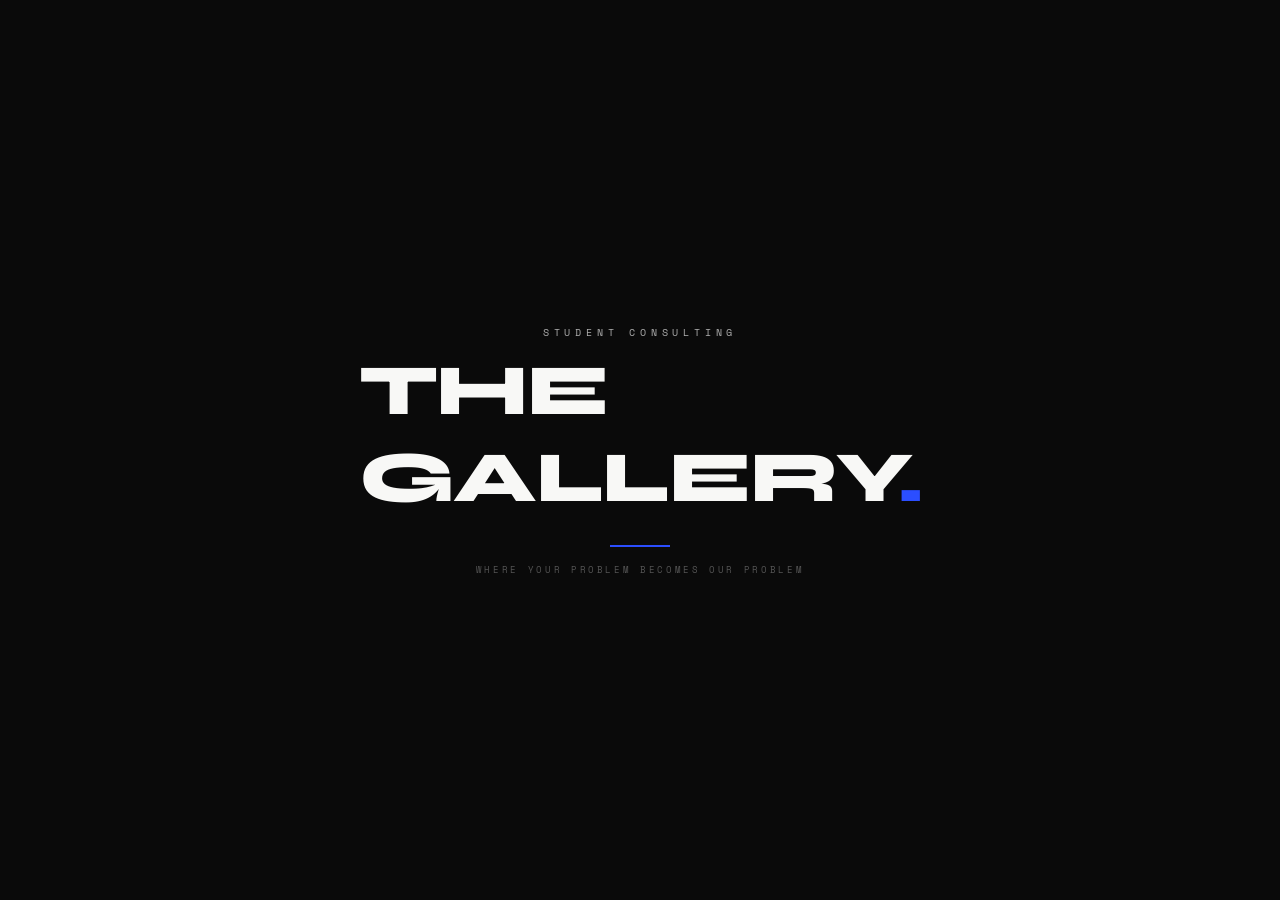
<file: index.html>
<!DOCTYPE html>
<html lang="en">
<head>
<meta charset="UTF-8">
<meta name="viewport" content="width=device-width, initial-scale=1.0">
<title>Eagle Consulting Group</title>
<link href="https://fonts.googleapis.com/css2?family=Space+Mono:ital,wght@0,400;0,700;1,400&family=Syne:wght@400;500;600;700;800&family=Inter:wght@300;400;500&display=swap" rel="stylesheet">
<link rel="stylesheet" href="styles.css">
<link rel="icon" href="favicon.svg" type="image/svg+xml">
</head>
<body class="is-museum">

<!-- Loader -->
<div class="loader" id="loader">
  <p class="l-tag">Student Consulting</p>
  <h1>The<br>Gallery<span>.</span></h1>
  <div class="l-line"></div>
  <p class="l-motto">Where your problem becomes our problem</p>
</div>

<!-- Fixed layers -->
<div class="dot-overlay"></div>
<div class="ceiling"></div>
<div class="floor"></div>
<div class="progress" id="progressBar"></div>

<div class="nav-fixed" id="navFixed">
  <div class="nav-logo">
    <svg class="nav-icon" viewBox="0 0 64 64" xmlns="http://www.w3.org/2000/svg" aria-hidden="true">
      <rect width="64" height="64" fill="#0a0a0a"/>
      <rect x="12" y="16" width="38" height="6" fill="#f8f8f6"/>
      <rect x="12" y="29" width="24" height="6" fill="#2b4eff"/>
      <rect x="12" y="42" width="38" height="6" fill="#f8f8f6"/>
    </svg>
    ECG Gallery<span>.</span>
  </div>
</div>

<div class="nav-dots" id="navDots">
  <div class="nav-dot active" data-target="entrance"></div>
  <div class="nav-dot" data-target="s-about"></div>
  <div class="nav-dot" data-target="s-work"></div>
  <div class="nav-dot" data-target="s-team"></div>
  <div class="nav-dot" data-target="s-contact"></div>
</div>

<!-- Page transition overlay -->
<div class="page-transition" id="pageTransition"></div>

<!-- Museum -->
<div class="museum" id="museum">
  <div class="room">

    <!-- Entrance -->
    <div class="entrance" id="entrance">
      <div class="e-content">
        <p class="e-tag">Est. 2026 — Consulting</p>
        <h1>Eagle<br>Consulting<br>Group<span class="dot">.</span></h1>
        <p class="e-motto">"Where your problem becomes our problem"</p>
      </div>
      <div class="scroll-cue">
        <span>Scroll to explore</span>
        <div class="arrow"></div>
      </div>
    </div>

    <div class="gap gap--l"></div>

    <!-- About -->
    <div class="p-section" id="s-about">
      <div class="painting painting--about" onclick="navigateTo('about.html', event)">
        <div class="p-track"></div><div class="p-glow"></div>
        <span class="p-number">01</span>
        <div class="p-frame">
          <div class="p-canvas">
            <div class="art-dots"></div>
            <div class="art-line"></div>
          </div>
        </div>
        <div class="p-label"><h3>About Us</h3><p>Our story & mission</p></div>
      </div>
    </div>

    <div class="gap gap--m"></div>

    <!-- Work -->
    <div class="p-section" id="s-work">
      <div class="painting painting--work" onclick="navigateTo('work.html', event)">
        <div class="p-track"></div><div class="p-glow"></div>
        <span class="p-number">02</span>
        <div class="p-frame">
          <div class="p-canvas">
            <div class="art-grid"></div>
            <div class="art-block"></div>
            <span class="art-text">Approach</span>
          </div>
        </div>
        <div class="p-label"><h3>Our Approach</h3><p>Our process & concepts</p></div>
      </div>
    </div>

    <div class="gap gap--l"></div>

    <!-- Team -->
    <div class="p-section" id="s-team">
      <div class="painting painting--team" onclick="navigateTo('team.html', event)">
        <div class="p-track"></div><div class="p-glow"></div>
        <span class="p-number">03</span>
        <div class="p-frame">
          <div class="p-canvas">
            <div class="art-circle"></div>
            <span class="art-label">US</span>
            <div class="art-dot-sm"></div>
          </div>
        </div>
        <div class="p-label"><h3>Our Team</h3><p>The minds behind it all</p></div>
      </div>
    </div>

    <div class="gap gap--m"></div>

    <!-- Contact -->
    <div class="p-section" id="s-contact">
      <div class="painting painting--contact" onclick="navigateTo('contact.html', event)">
        <div class="p-track"></div><div class="p-glow"></div>
        <span class="p-number">04</span>
        <div class="p-frame">
          <div class="p-canvas">
            <div class="art-cross"></div>
            <div class="art-dot-red"></div>
            <div class="art-corner"></div>
            <span class="art-contact-text">Contact<br>Us</span>
          </div>
        </div>
        <div class="p-label"><h3>Contact</h3><p>Begin a conversation</p></div>
      </div>
    </div>

    <div class="gap gap--l"></div>

    <div class="end-section">
      <p class="end-tag">End of Exhibition</p>
    </div>

  </div>
</div>

<script>
  const museum  = document.getElementById('museum');
  const progress = document.getElementById('progressBar');
  const dots    = document.querySelectorAll('.nav-dot');
  const sections = ['entrance', 's-about', 's-work', 's-team', 's-contact'];

  // Loader — only show on first visit per session
  const loader  = document.getElementById('loader');
  const navEl   = document.getElementById('navFixed');
  const navDots = document.getElementById('navDots');

  if (sessionStorage.getItem('loaderShown')) {
    // Skip loader; show nav immediately
    loader.classList.add('hidden');
    navEl.style.opacity   = '1';
    navDots.style.opacity = '1';
  } else {
    // First visit: animate loader, then reveal nav
    navEl.style.opacity   = '0';
    navDots.style.opacity = '0';
    navEl.style.transition   = 'opacity 0.6s ease';
    navDots.style.transition = 'opacity 0.6s ease';
    window.addEventListener('load', () => {
      setTimeout(() => {
        loader.classList.add('hidden');
        navEl.style.opacity   = '1';
        navDots.style.opacity = '1';
        sessionStorage.setItem('loaderShown', '1');
      }, 2600);
    });
  }

  // ── Restore scroll position if returning from a content page
  const savedScroll = parseFloat(sessionStorage.getItem('galleryScroll') || '0');
  sessionStorage.removeItem('galleryScroll');

  // ── Smooth horizontal scroll (lerped with momentum)
  let scrollTarget = savedScroll, scrollCurrent = savedScroll, isSmooth = true, velocity = 0;
  museum.scrollLeft = savedScroll;
  const maxScroll = () => museum.scrollWidth - museum.clientWidth;

  // Trackpad vs mouse wheel detection
  let lastWheelTime = 0, wheelCount = 0, isTrackpad = false;

  museum.addEventListener('wheel', (e) => {
    e.preventDefault();
    const now = performance.now();
    if (now - lastWheelTime < 50) { wheelCount++; } else { wheelCount = 0; }
    lastWheelTime = now;
    isTrackpad = wheelCount > 3 || Math.abs(e.deltaY) < 30;
    const delta = Math.abs(e.deltaX) > Math.abs(e.deltaY) ? e.deltaX : e.deltaY;
    if (isTrackpad) {
      scrollTarget = Math.max(0, Math.min(maxScroll(), scrollTarget + delta * 2.5));
    } else {
      velocity += delta * 0.8;
      scrollTarget = Math.max(0, Math.min(maxScroll(), scrollTarget + delta * 4.5));
    }
  }, { passive: false });

  function smoothScroll() {
    if (isSmooth) {
      const lerpFactor = isTrackpad ? 0.18 : 0.13;
      const diff = scrollTarget - scrollCurrent;
      if (!isTrackpad && Math.abs(velocity) > 0.5) {
        velocity *= 0.92;
        scrollTarget = Math.max(0, Math.min(maxScroll(), scrollTarget + velocity * 0.3));
      } else { velocity *= 0.8; }
      scrollCurrent += diff * lerpFactor;
      if (Math.abs(diff) < 0.5) { scrollCurrent = scrollTarget; velocity = 0; }
      museum.scrollLeft = scrollCurrent;
    }
    updateUI();
    requestAnimationFrame(smoothScroll);
  }
  requestAnimationFrame(smoothScroll);

  function updateUI() {
    const m = maxScroll();
    if (m <= 0) return;
    progress.style.width = (museum.scrollLeft / m * 100) + '%';
    let ci = 0, cd = Infinity;
    sections.forEach((id, i) => {
      const el = document.getElementById(id);
      if (!el) return;
      const r = el.getBoundingClientRect();
      const d = Math.abs(r.left + r.width / 2 - window.innerWidth / 2);
      if (d < cd) { cd = d; ci = i; }
    });
    dots.forEach((d, i) => d.classList.toggle('active', i === ci));
  }

  museum.addEventListener('scroll', () => {
    if (!isSmooth) { scrollTarget = museum.scrollLeft; scrollCurrent = museum.scrollLeft; }
  });

  // Drag with momentum
  let isDrag = false, sx, sl, lastDragX = 0, dragVelocity = 0;
  museum.addEventListener('mousedown', (e) => {
    if (e.target.closest('.painting')) return;
    isDrag = true; isSmooth = false;
    sx = e.pageX; sl = museum.scrollLeft;
    lastDragX = e.pageX; dragVelocity = 0; velocity = 0;
    museum.style.cursor = 'grabbing';
  });
  const endDrag = () => {
    if (isDrag) {
      scrollTarget = Math.max(0, Math.min(maxScroll(), museum.scrollLeft - dragVelocity * 12));
    }
    isDrag = false; isSmooth = true;
    scrollCurrent = museum.scrollLeft;
    museum.style.cursor = 'grab';
  };
  museum.addEventListener('mouseleave', endDrag);
  museum.addEventListener('mouseup', endDrag);
  museum.addEventListener('mousemove', (e) => {
    if (!isDrag) return; e.preventDefault();
    dragVelocity = lastDragX - e.pageX;
    lastDragX = e.pageX;
    museum.scrollLeft = sl - (e.pageX - sx) * 1.6;
  });

  // Touch with momentum
  let touchX = 0, touchSL = 0, lastTouchX = 0, touchVel = 0;
  museum.addEventListener('touchstart', (e) => {
    isSmooth = false; velocity = 0;
    touchX = lastTouchX = e.touches[0].pageX;
    touchSL = museum.scrollLeft; touchVel = 0;
  }, { passive: true });
  museum.addEventListener('touchmove', (e) => {
    const cx = e.touches[0].pageX;
    touchVel = lastTouchX - cx; lastTouchX = cx;
    museum.scrollLeft = touchSL - (cx - touchX) * 1.4;
  }, { passive: true });
  museum.addEventListener('touchend', () => {
    isSmooth = true;
    scrollCurrent = museum.scrollLeft;
    scrollTarget = Math.max(0, Math.min(maxScroll(), museum.scrollLeft - touchVel * 15));
  });

  // Nav dots
  dots.forEach(d => d.addEventListener('click', () => {
    const t = document.getElementById(d.dataset.target);
    if (t) {
      scrollTarget = Math.max(0, Math.min(maxScroll(), t.offsetLeft - (window.innerWidth / 2) + (t.offsetWidth / 2)));
      velocity = 0;
    }
  }));

  // Arrow keys
  document.addEventListener('keydown', (e) => {
    if (e.key === 'ArrowRight' || e.key === 'ArrowDown') { e.preventDefault(); scrollTarget = Math.min(maxScroll(), scrollTarget + 400); }
    if (e.key === 'ArrowLeft'  || e.key === 'ArrowUp')   { e.preventDefault(); scrollTarget = Math.max(0, scrollTarget - 400); }
  });

  // Circle-expand transition then navigate
  function navigateTo(url, e) {
    const overlay = document.getElementById('pageTransition');
    if (e) {
      overlay.style.setProperty('--ox', Math.round(e.clientX / window.innerWidth * 100) + '%');
      overlay.style.setProperty('--oy', Math.round(e.clientY / window.innerHeight * 100) + '%');
    }
    sessionStorage.setItem('galleryScroll', museum.scrollLeft);
    overlay.style.pointerEvents = 'all';
    overlay.classList.add('active');
    setTimeout(() => window.location.href = url, 750);
  }
</script>
</body>
</html>
</file>
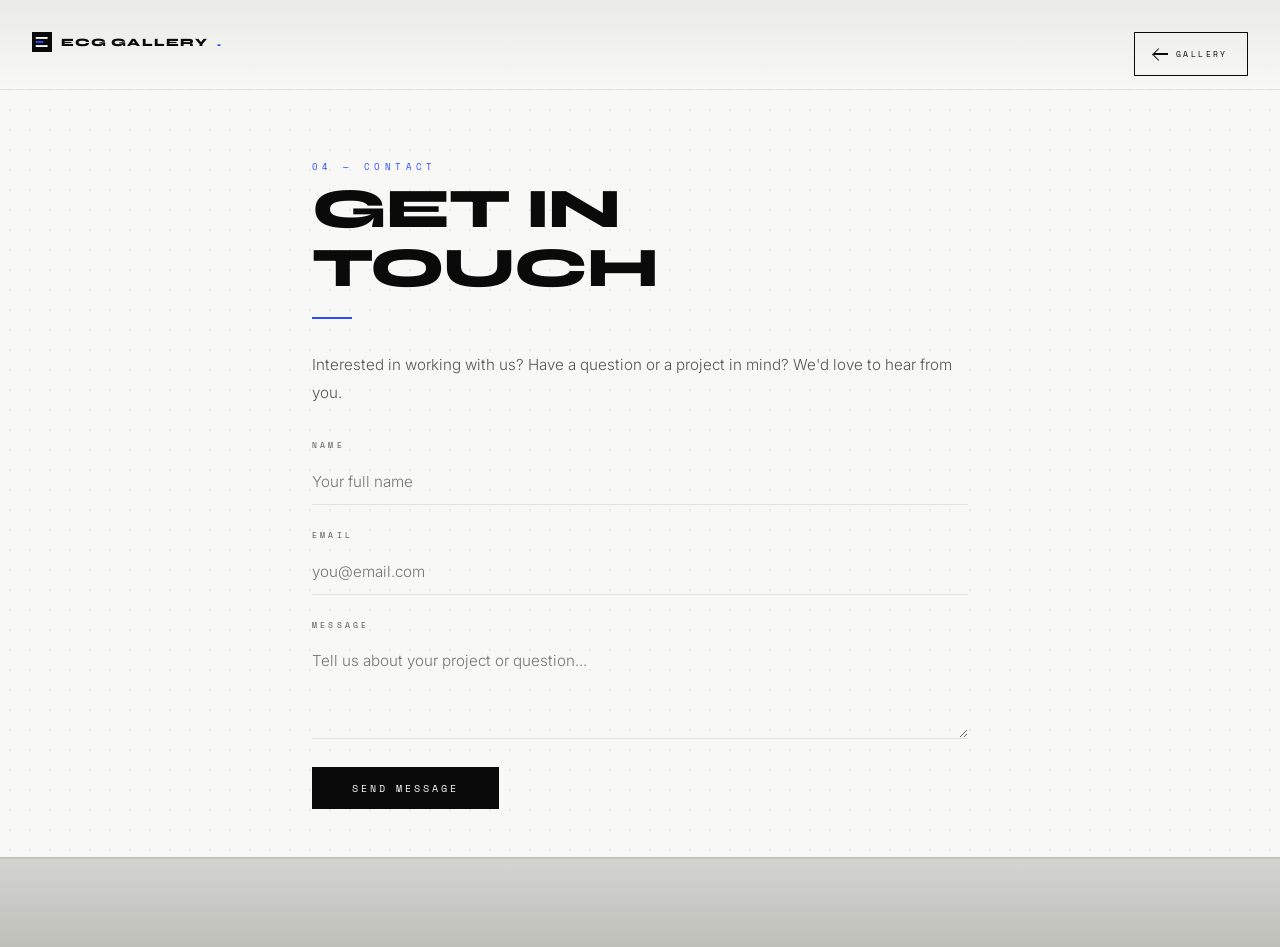
<file: contact.html>
<!DOCTYPE html>
<html lang="en">
<head>
<meta charset="UTF-8">
<meta name="viewport" content="width=device-width, initial-scale=1.0">
<title>Contact — The Gallery</title>
<link href="https://fonts.googleapis.com/css2?family=Space+Mono:ital,wght@0,400;0,700;1,400&family=Syne:wght@400;500;600;700;800&family=Inter:wght@300;400;500&display=swap" rel="stylesheet">
<link rel="stylesheet" href="styles.css">
<link rel="icon" href="favicon.svg" type="image/svg+xml">
</head>
<body class="is-page">

<div class="dot-overlay"></div>
<div class="ceiling"></div>
<div class="floor floor--sm"></div>

<div class="nav-fixed">
  <a class="nav-logo" href="index.html" onclick="return goBack(event)">
    <svg class="nav-icon" viewBox="0 0 64 64" xmlns="http://www.w3.org/2000/svg" aria-hidden="true">
      <rect width="64" height="64" fill="#0a0a0a"/>
      <rect x="12" y="16" width="38" height="6" fill="#f8f8f6"/>
      <rect x="12" y="29" width="24" height="6" fill="#2b4eff"/>
      <rect x="12" y="42" width="38" height="6" fill="#f8f8f6"/>
    </svg>
    ECG Gallery<span>.</span>
  </a>
</div>

<a class="pg-back" href="index.html" onclick="return goBack(event)">
  <span class="back-arrow"></span>
  Gallery
</a>

<div class="pg-content">
  <span class="pg-tag">04 — Contact</span>
  <h2>Get in Touch</h2>
  <div class="pg-line"></div>
  <p>Interested in working with us? Have a question or a project in mind? We'd love to hear from you.</p>
  <form class="ct-form" action="https://formspree.io/f/mgopalgb" method="POST">
    <div class="fg"><label>Name</label><input type="text" name="name" placeholder="Your full name" required></div>
    <div class="fg"><label>Email</label><input type="email" name="email" placeholder="you@email.com" required></div>
    <div class="fg"><label>Message</label><textarea name="message" placeholder="Tell us about your project or question..." required></textarea></div>
    <button type="submit">Send Message</button>
  </form>
</div>

<div class="page-transition" id="pageTransition"></div>

<script>
  function goBack(e) {
    if (e) e.preventDefault();
    const overlay = document.getElementById('pageTransition');
    overlay.style.pointerEvents = 'all';
    overlay.classList.add('active');
    setTimeout(() => window.location.href = 'index.html', 750);
    return false;
  }
  document.addEventListener('keydown', (e) => {
    if (e.key === 'Escape') goBack();
  });
</script>
</body>
</html>
</file>
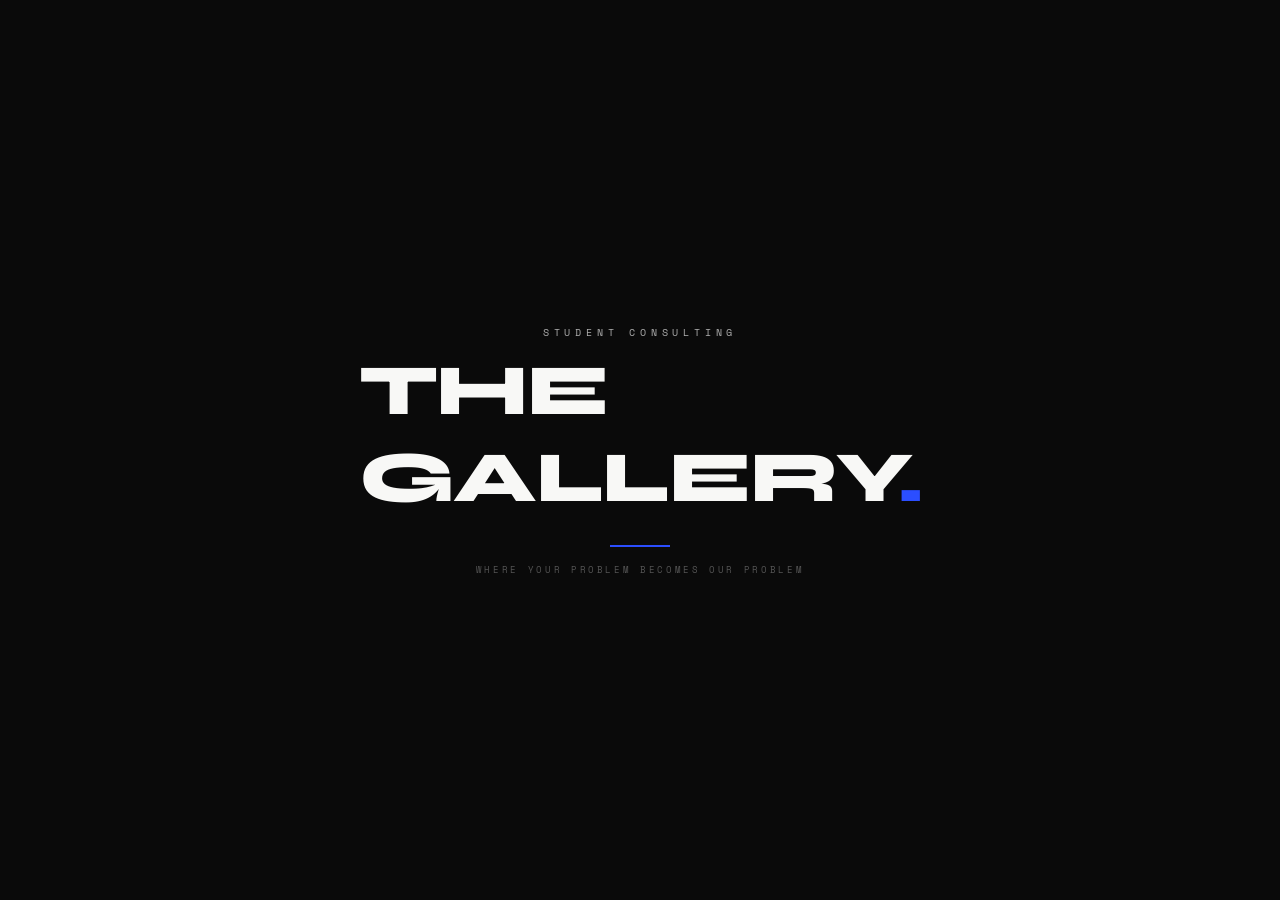
<file: gallery-website.html>
<!DOCTYPE html>
<html lang="en">
<head>
<meta charset="UTF-8">
<meta name="viewport" content="width=device-width, initial-scale=1.0">
<title>Eagle Consulting Group</title>
<link href="https://fonts.googleapis.com/css2?family=Space+Mono:ital,wght@0,400;0,700;1,400&family=Syne:wght@400;500;600;700;800&family=Inter:wght@300;400;500&display=swap" rel="stylesheet">
<link rel="stylesheet" href="styles.css">
<link rel="icon" href="favicon.svg" type="image/svg+xml">
</head>
<body class="is-museum">

<!-- Loader -->
<div class="loader" id="loader">
  <p class="l-tag">Student Consulting</p>
  <h1>The<br>Gallery<span>.</span></h1>
  <div class="l-line"></div>
  <p class="l-motto">Where your problem becomes our problem</p>
</div>

<!-- Fixed layers -->
<div class="dot-overlay"></div>
<div class="ceiling"></div>
<div class="floor"></div>
<div class="progress" id="progressBar"></div>

<div class="nav-fixed" id="navFixed">
  <div class="nav-logo">
    <svg class="nav-icon" viewBox="0 0 64 64" xmlns="http://www.w3.org/2000/svg" aria-hidden="true">
      <rect width="64" height="64" fill="#0a0a0a"/>
      <rect x="12" y="16" width="38" height="6" fill="#f8f8f6"/>
      <rect x="12" y="29" width="24" height="6" fill="#2b4eff"/>
      <rect x="12" y="42" width="38" height="6" fill="#f8f8f6"/>
    </svg>
    ECG Gallery<span>.</span>
  </div>
</div>

<div class="nav-dots" id="navDots">
  <div class="nav-dot active" data-target="entrance"></div>
  <div class="nav-dot" data-target="s-about"></div>
  <div class="nav-dot" data-target="s-work"></div>
  <div class="nav-dot" data-target="s-team"></div>
  <div class="nav-dot" data-target="s-contact"></div>
</div>

<!-- Page transition overlay -->
<div class="page-transition" id="pageTransition"></div>

<!-- Museum -->
<div class="museum" id="museum">
  <div class="room">

    <!-- Entrance -->
    <div class="entrance" id="entrance">
      <div class="e-content">
        <p class="e-tag">Est. 2026 — Consulting</p>
        <h1>Eagle<br>Consulting<br>Group<span class="dot">.</span></h1>
        <p class="e-motto">"Where your problem becomes our problem"</p>
      </div>
      <div class="scroll-cue">
        <span>Scroll to explore</span>
        <div class="arrow"></div>
      </div>
    </div>

    <div class="gap gap--l"></div>

    <!-- About -->
    <div class="p-section" id="s-about">
      <div class="painting painting--about" onclick="navigateTo('about.html', event)">
        <div class="p-track"></div><div class="p-glow"></div>
        <span class="p-number">01</span>
        <div class="p-frame">
          <div class="p-canvas">
            <div class="art-dots"></div>
            <div class="art-line"></div>
          </div>
        </div>
        <div class="p-label"><h3>About Us</h3><p>Our story & mission</p></div>
      </div>
    </div>

    <div class="gap gap--m"></div>

    <!-- Work -->
    <div class="p-section" id="s-work">
      <div class="painting painting--work" onclick="navigateTo('work.html', event)">
        <div class="p-track"></div><div class="p-glow"></div>
        <span class="p-number">02</span>
        <div class="p-frame">
          <div class="p-canvas">
            <div class="art-grid"></div>
            <div class="art-block"></div>
            <span class="art-text">Works</span>
          </div>
        </div>
        <div class="p-label"><h3>Past Works</h3><p>Selected case studies</p></div>
      </div>
    </div>

    <div class="gap gap--l"></div>

    <!-- Team -->
    <div class="p-section" id="s-team">
      <div class="painting painting--team" onclick="navigateTo('team.html', event)">
        <div class="p-track"></div><div class="p-glow"></div>
        <span class="p-number">03</span>
        <div class="p-frame">
          <div class="p-canvas">
            <div class="art-circle"></div>
            <span class="art-label">US</span>
            <div class="art-dot-sm"></div>
          </div>
        </div>
        <div class="p-label"><h3>Our Team</h3><p>The minds behind it all</p></div>
      </div>
    </div>

    <div class="gap gap--m"></div>

    <!-- Contact -->
    <div class="p-section" id="s-contact">
      <div class="painting painting--contact" onclick="navigateTo('contact.html', event)">
        <div class="p-track"></div><div class="p-glow"></div>
        <span class="p-number">04</span>
        <div class="p-frame">
          <div class="p-canvas">
            <div class="art-cross"></div>
            <div class="art-dot-red"></div>
            <div class="art-corner"></div>
          </div>
        </div>
        <div class="p-label"><h3>Contact</h3><p>Begin a conversation</p></div>
      </div>
    </div>

    <div class="gap gap--l"></div>

    <div class="end-section">
      <p class="end-tag">End of Exhibition</p>
    </div>

  </div>
</div>

<script>
  const museum  = document.getElementById('museum');
  const progress = document.getElementById('progressBar');
  const dots    = document.querySelectorAll('.nav-dot');
  const sections = ['entrance', 's-about', 's-work', 's-team', 's-contact'];

  // Loader — only show on first visit per session
  const loader  = document.getElementById('loader');
  const navEl   = document.getElementById('navFixed');
  const navDots = document.getElementById('navDots');

  if (sessionStorage.getItem('loaderShown')) {
    // Skip loader; show nav immediately
    loader.classList.add('hidden');
    navEl.style.opacity   = '1';
    navDots.style.opacity = '1';
  } else {
    // First visit: animate loader, then reveal nav
    navEl.style.opacity   = '0';
    navDots.style.opacity = '0';
    navEl.style.transition   = 'opacity 0.6s ease';
    navDots.style.transition = 'opacity 0.6s ease';
    window.addEventListener('load', () => {
      setTimeout(() => {
        loader.classList.add('hidden');
        navEl.style.opacity   = '1';
        navDots.style.opacity = '1';
        sessionStorage.setItem('loaderShown', '1');
      }, 2600);
    });
  }

  // ── Smooth horizontal scroll (lerped with momentum)
  let scrollTarget = 0, scrollCurrent = 0, isSmooth = true, velocity = 0;
  const maxScroll = () => museum.scrollWidth - museum.clientWidth;

  // Trackpad vs mouse wheel detection
  let lastWheelTime = 0, wheelCount = 0, isTrackpad = false;

  museum.addEventListener('wheel', (e) => {
    e.preventDefault();
    const now = performance.now();
    if (now - lastWheelTime < 50) { wheelCount++; } else { wheelCount = 0; }
    lastWheelTime = now;
    isTrackpad = wheelCount > 3 || Math.abs(e.deltaY) < 30;
    const delta = Math.abs(e.deltaX) > Math.abs(e.deltaY) ? e.deltaX : e.deltaY;
    if (isTrackpad) {
      scrollTarget = Math.max(0, Math.min(maxScroll(), scrollTarget + delta * 2.5));
    } else {
      velocity += delta * 0.8;
      scrollTarget = Math.max(0, Math.min(maxScroll(), scrollTarget + delta * 4.5));
    }
  }, { passive: false });

  function smoothScroll() {
    if (isSmooth) {
      const lerpFactor = isTrackpad ? 0.18 : 0.13;
      const diff = scrollTarget - scrollCurrent;
      if (!isTrackpad && Math.abs(velocity) > 0.5) {
        velocity *= 0.92;
        scrollTarget = Math.max(0, Math.min(maxScroll(), scrollTarget + velocity * 0.3));
      } else { velocity *= 0.8; }
      scrollCurrent += diff * lerpFactor;
      if (Math.abs(diff) < 0.5) { scrollCurrent = scrollTarget; velocity = 0; }
      museum.scrollLeft = scrollCurrent;
    }
    updateUI();
    requestAnimationFrame(smoothScroll);
  }
  requestAnimationFrame(smoothScroll);

  function updateUI() {
    const m = maxScroll();
    if (m <= 0) return;
    progress.style.width = (museum.scrollLeft / m * 100) + '%';
    let ci = 0, cd = Infinity;
    sections.forEach((id, i) => {
      const el = document.getElementById(id);
      if (!el) return;
      const r = el.getBoundingClientRect();
      const d = Math.abs(r.left + r.width / 2 - window.innerWidth / 2);
      if (d < cd) { cd = d; ci = i; }
    });
    dots.forEach((d, i) => d.classList.toggle('active', i === ci));
  }

  museum.addEventListener('scroll', () => {
    if (!isSmooth) { scrollTarget = museum.scrollLeft; scrollCurrent = museum.scrollLeft; }
  });

  // Drag with momentum
  let isDrag = false, sx, sl, lastDragX = 0, dragVelocity = 0;
  museum.addEventListener('mousedown', (e) => {
    if (e.target.closest('.painting')) return;
    isDrag = true; isSmooth = false;
    sx = e.pageX; sl = museum.scrollLeft;
    lastDragX = e.pageX; dragVelocity = 0; velocity = 0;
    museum.style.cursor = 'grabbing';
  });
  const endDrag = () => {
    if (isDrag) {
      scrollTarget = Math.max(0, Math.min(maxScroll(), museum.scrollLeft - dragVelocity * 12));
    }
    isDrag = false; isSmooth = true;
    scrollCurrent = museum.scrollLeft;
    museum.style.cursor = 'grab';
  };
  museum.addEventListener('mouseleave', endDrag);
  museum.addEventListener('mouseup', endDrag);
  museum.addEventListener('mousemove', (e) => {
    if (!isDrag) return; e.preventDefault();
    dragVelocity = lastDragX - e.pageX;
    lastDragX = e.pageX;
    museum.scrollLeft = sl - (e.pageX - sx) * 1.6;
  });

  // Touch with momentum
  let touchX = 0, touchSL = 0, lastTouchX = 0, touchVel = 0;
  museum.addEventListener('touchstart', (e) => {
    isSmooth = false; velocity = 0;
    touchX = lastTouchX = e.touches[0].pageX;
    touchSL = museum.scrollLeft; touchVel = 0;
  }, { passive: true });
  museum.addEventListener('touchmove', (e) => {
    const cx = e.touches[0].pageX;
    touchVel = lastTouchX - cx; lastTouchX = cx;
    museum.scrollLeft = touchSL - (cx - touchX) * 1.4;
  }, { passive: true });
  museum.addEventListener('touchend', () => {
    isSmooth = true;
    scrollCurrent = museum.scrollLeft;
    scrollTarget = Math.max(0, Math.min(maxScroll(), museum.scrollLeft - touchVel * 15));
  });

  // Nav dots
  dots.forEach(d => d.addEventListener('click', () => {
    const t = document.getElementById(d.dataset.target);
    if (t) {
      scrollTarget = Math.max(0, Math.min(maxScroll(), t.offsetLeft - (window.innerWidth / 2) + (t.offsetWidth / 2)));
      velocity = 0;
    }
  }));

  // Arrow keys
  document.addEventListener('keydown', (e) => {
    if (e.key === 'ArrowRight' || e.key === 'ArrowDown') { e.preventDefault(); scrollTarget = Math.min(maxScroll(), scrollTarget + 400); }
    if (e.key === 'ArrowLeft'  || e.key === 'ArrowUp')   { e.preventDefault(); scrollTarget = Math.max(0, scrollTarget - 400); }
  });

  // Circle-expand transition then navigate
  function navigateTo(url, e) {
    const overlay = document.getElementById('pageTransition');
    if (e) {
      overlay.style.setProperty('--ox', Math.round(e.clientX / window.innerWidth * 100) + '%');
      overlay.style.setProperty('--oy', Math.round(e.clientY / window.innerHeight * 100) + '%');
    }
    overlay.style.pointerEvents = 'all';
    overlay.classList.add('active');
    setTimeout(() => window.location.href = url, 750);
  }
</script>
</body>
</html>
</file>
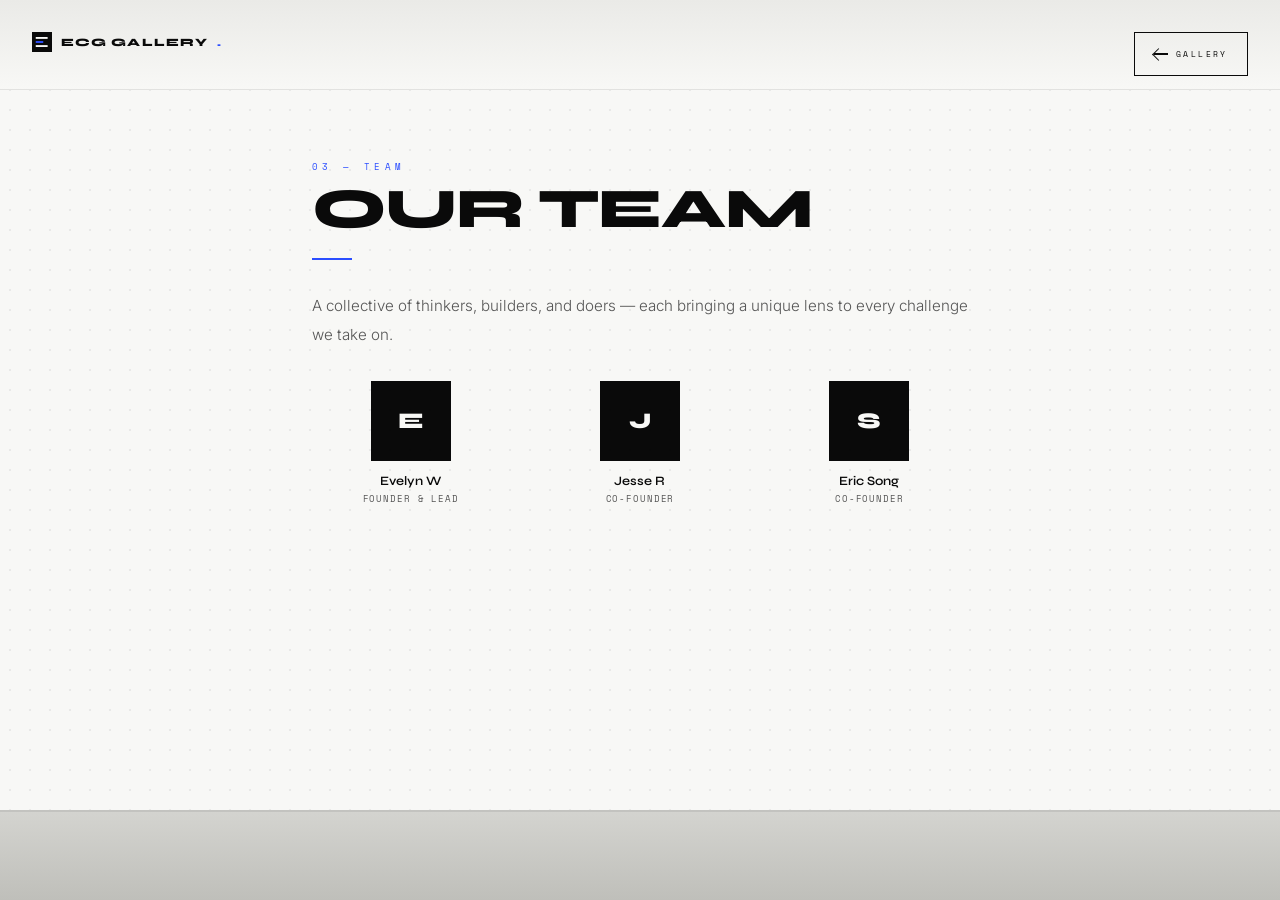
<file: team.html>
<!DOCTYPE html>
<html lang="en">
<head>
<meta charset="UTF-8">
<meta name="viewport" content="width=device-width, initial-scale=1.0">
<title>Our Team — The Gallery</title>
<link href="https://fonts.googleapis.com/css2?family=Space+Mono:ital,wght@0,400;0,700;1,400&family=Syne:wght@400;500;600;700;800&family=Inter:wght@300;400;500&display=swap" rel="stylesheet">
<link rel="stylesheet" href="styles.css">
<link rel="icon" href="favicon.svg" type="image/svg+xml">
</head>
<body class="is-page">

<div class="dot-overlay"></div>
<div class="ceiling"></div>
<div class="floor floor--sm"></div>

<div class="nav-fixed">
  <a class="nav-logo" href="index.html" onclick="return goBack(event)">
    <svg class="nav-icon" viewBox="0 0 64 64" xmlns="http://www.w3.org/2000/svg" aria-hidden="true">
      <rect width="64" height="64" fill="#0a0a0a"/>
      <rect x="12" y="16" width="38" height="6" fill="#f8f8f6"/>
      <rect x="12" y="29" width="24" height="6" fill="#2b4eff"/>
      <rect x="12" y="42" width="38" height="6" fill="#f8f8f6"/>
    </svg>
    ECG Gallery<span>.</span>
  </a>
</div>

<a class="pg-back" href="index.html" onclick="return goBack(event)">
  <span class="back-arrow"></span>
  Gallery
</a>

<div class="pg-content">
  <span class="pg-tag">03 — Team</span>
  <h2>Our Team</h2>
  <div class="pg-line"></div>
  <p>A collective of thinkers, builders, and doers — each bringing a unique lens to every challenge we take on.</p>
  <div class="team-grid">
    <div class="tm"><div class="tm-avatar">E</div><h4>Evelyn W</h4><p>Founder & Lead</p></div>
    <div class="tm"><div class="tm-avatar">J</div><h4>Jesse R</h4><p>Co-founder</p></div>
    <div class="tm"><div class="tm-avatar">S</div><h4>Eric Song</h4><p>Co-founder</p></div>
  </div>
</div>

<div class="page-transition" id="pageTransition"></div>

<script>
  function goBack(e) {
    if (e) e.preventDefault();
    const overlay = document.getElementById('pageTransition');
    overlay.style.pointerEvents = 'all';
    overlay.classList.add('active');
    setTimeout(() => window.location.href = 'index.html', 750);
    return false;
  }
  document.addEventListener('keydown', (e) => {
    if (e.key === 'Escape') goBack();
  });
</script>
</body>
</html>
</file>
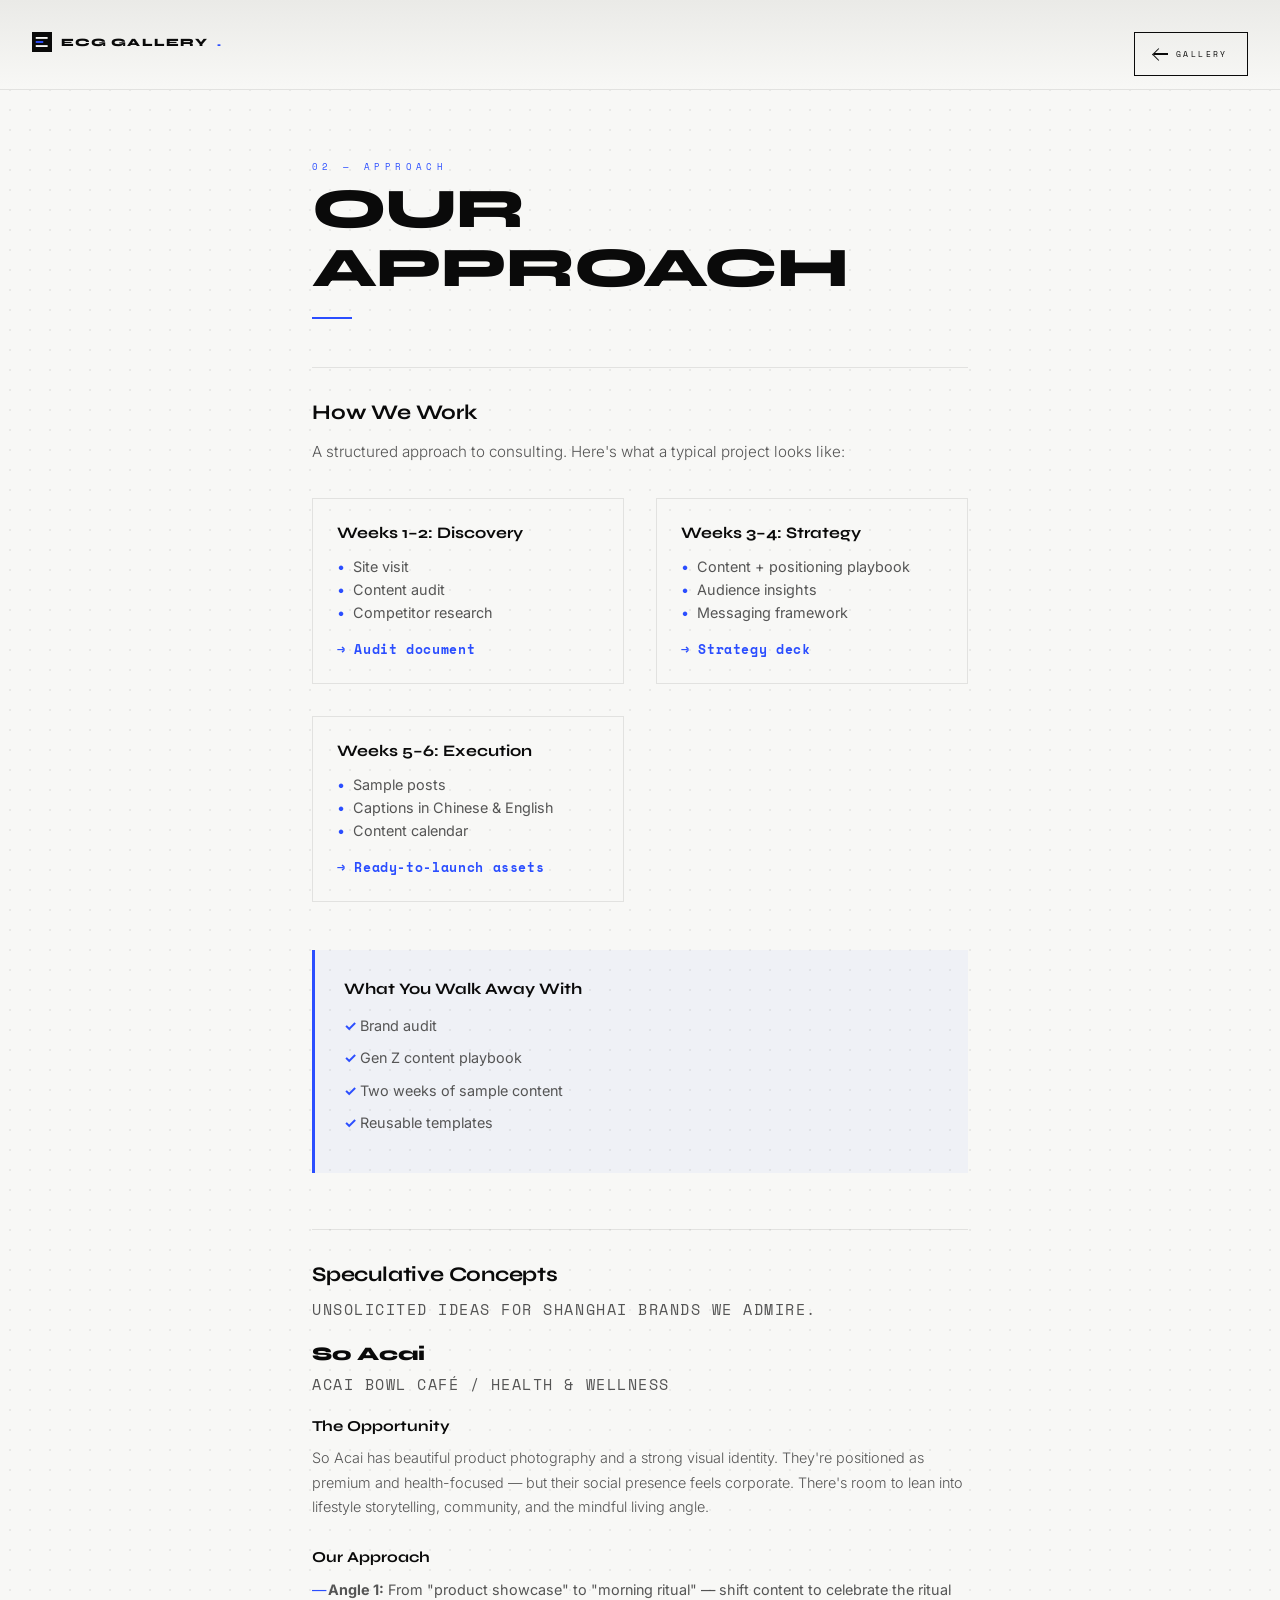
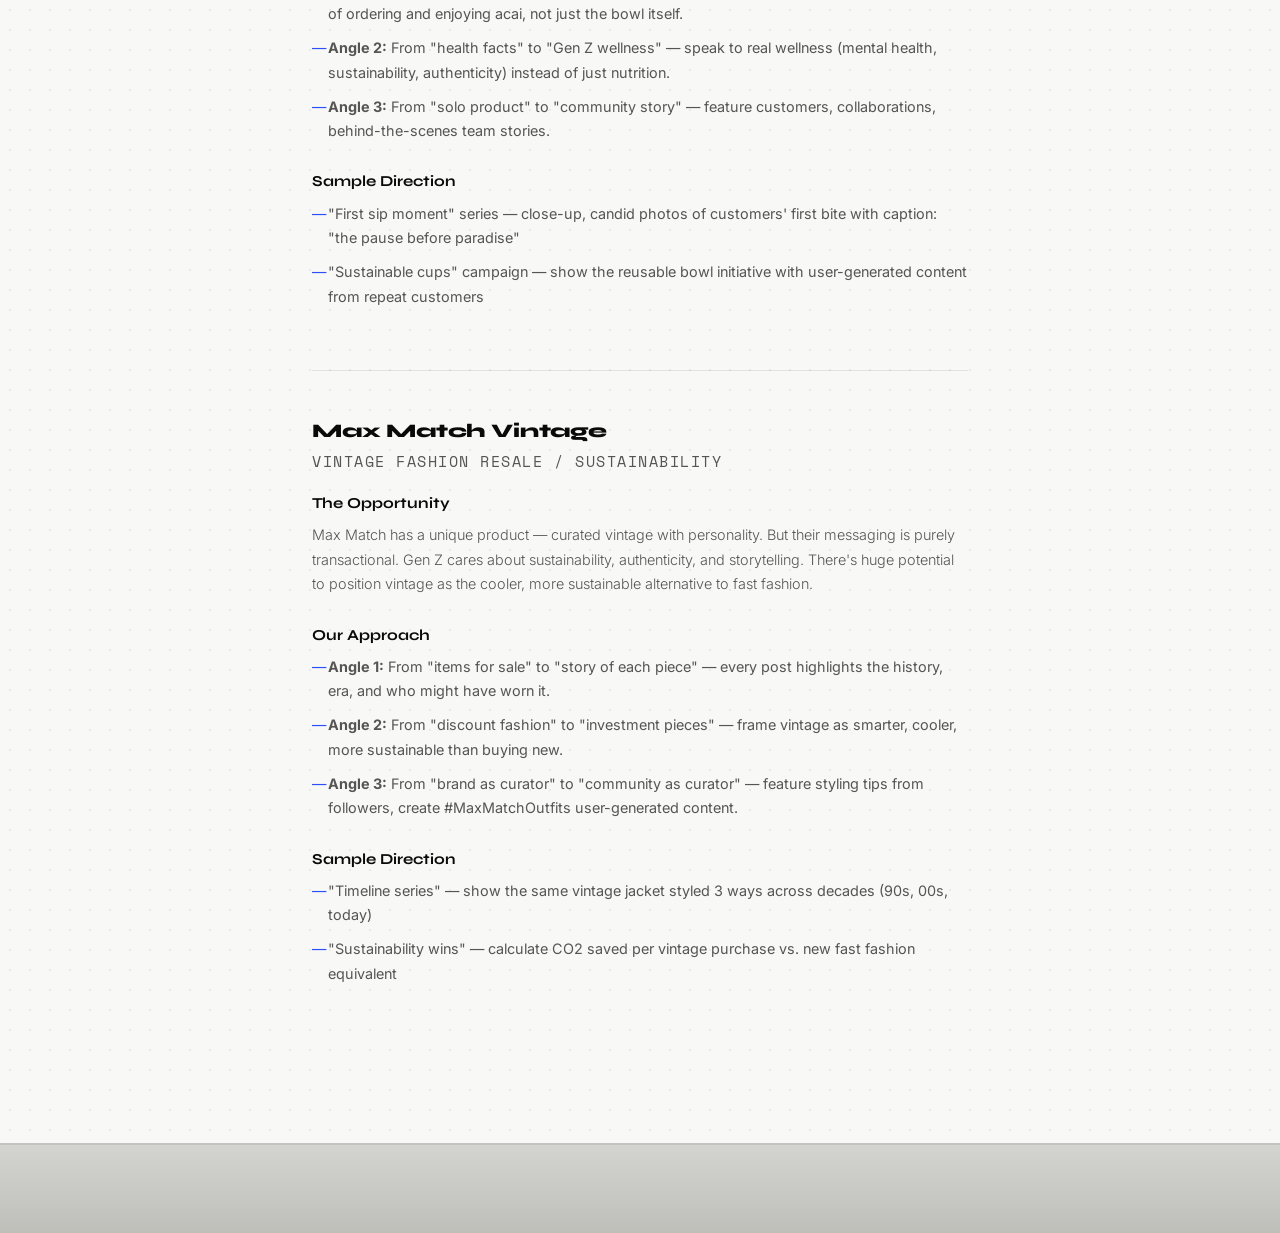
<file: work.html>
<!DOCTYPE html>
<html lang="en">
<head>
<meta charset="UTF-8">
<meta name="viewport" content="width=device-width, initial-scale=1.0">
<title>Our Approach — The Gallery</title>
<link href="https://fonts.googleapis.com/css2?family=Space+Mono:ital,wght@0,400;0,700;1,400&family=Syne:wght@400;500;600;700;800&family=Inter:wght@300;400;500&display=swap" rel="stylesheet">
<link rel="stylesheet" href="styles.css">
<link rel="icon" href="favicon.svg" type="image/svg+xml">
</head>
<body class="is-page">

<div class="dot-overlay"></div>
<div class="ceiling"></div>
<div class="floor floor--sm"></div>

<div class="nav-fixed">
  <a class="nav-logo" href="index.html" onclick="return goBack(event)">
    <svg class="nav-icon" viewBox="0 0 64 64" xmlns="http://www.w3.org/2000/svg" aria-hidden="true">
      <rect width="64" height="64" fill="#0a0a0a"/>
      <rect x="12" y="16" width="38" height="6" fill="#f8f8f6"/>
      <rect x="12" y="29" width="24" height="6" fill="#2b4eff"/>
      <rect x="12" y="42" width="38" height="6" fill="#f8f8f6"/>
    </svg>
    ECG Gallery<span>.</span>
  </a>
</div>

<a class="pg-back" href="index.html" onclick="return goBack(event)">
  <span class="back-arrow"></span>
  Gallery
</a>

<div class="pg-content">
  <span class="pg-tag">02 — Approach</span>
  <h2>Our Approach</h2>
  <div class="pg-line"></div>

  <!-- SECTION A: OUR PROCESS -->
  <div class="process-section">
    <h3>How We Work</h3>
    <p>A structured approach to consulting. Here's what a typical project looks like:</p>

    <div class="process-grid">
      <!-- Phase 1: Discovery -->
      <div class="process-phase">
        <h4>Weeks 1–2: Discovery</h4>
        <ul>
          <li>Site visit</li>
          <li>Content audit</li>
          <li>Competitor research</li>
        </ul>
        <div class="phase-deliverable">→ Audit document</div>
      </div>

      <!-- Phase 2: Strategy -->
      <div class="process-phase">
        <h4>Weeks 3–4: Strategy</h4>
        <ul>
          <li>Content + positioning playbook</li>
          <li>Audience insights</li>
          <li>Messaging framework</li>
        </ul>
        <div class="phase-deliverable">→ Strategy deck</div>
      </div>

      <!-- Phase 3: Execution -->
      <div class="process-phase">
        <h4>Weeks 5–6: Execution</h4>
        <ul>
          <li>Sample posts</li>
          <li>Captions in Chinese & English</li>
          <li>Content calendar</li>
        </ul>
        <div class="phase-deliverable">→ Ready-to-launch assets</div>
      </div>
    </div>

    <div class="process-deliverables">
      <h4>What You Walk Away With</h4>
      <ul>
        <li>Brand audit</li>
        <li>Gen Z content playbook</li>
        <li>Two weeks of sample content</li>
        <li>Reusable templates</li>
      </ul>
    </div>
  </div>

  <!-- SECTION B: SPECULATIVE CASE STUDIES -->
  <div class="case-studies-section">
    <h3>Speculative Concepts</h3>
    <p class="spec-note">Unsolicited ideas for Shanghai brands we admire.</p>

    <!-- Case Study 1: So Acai -->
    <div class="case-study">
      <h4>So Acai</h4>
      <p class="cs-category">Acai bowl café / health & wellness</p>

      <div class="cs-block">
        <h5>The Opportunity</h5>
        <p>So Acai has beautiful product photography and a strong visual identity. They're positioned as premium and health-focused — but their social presence feels corporate. There's room to lean into lifestyle storytelling, community, and the mindful living angle.</p>
      </div>

      <div class="cs-block">
        <h5>Our Approach</h5>
        <ul>
          <li><strong>Angle 1:</strong> From "product showcase" to "morning ritual" — shift content to celebrate the ritual of ordering and enjoying acai, not just the bowl itself.</li>
          <li><strong>Angle 2:</strong> From "health facts" to "Gen Z wellness" — speak to real wellness (mental health, sustainability, authenticity) instead of just nutrition.</li>
          <li><strong>Angle 3:</strong> From "solo product" to "community story" — feature customers, collaborations, behind-the-scenes team stories.</li>
        </ul>
      </div>

      <div class="cs-block">
        <h5>Sample Direction</h5>
        <ul>
          <li>"First sip moment" series — close-up, candid photos of customers' first bite with caption: "the pause before paradise"</li>
          <li>"Sustainable cups" campaign — show the reusable bowl initiative with user-generated content from repeat customers</li>
        </ul>
      </div>
    </div>

    <!-- Case Study 2: Max Match Vintage -->
    <div class="case-study">
      <h4>Max Match Vintage</h4>
      <p class="cs-category">Vintage fashion resale / sustainability</p>

      <div class="cs-block">
        <h5>The Opportunity</h5>
        <p>Max Match has a unique product — curated vintage with personality. But their messaging is purely transactional. Gen Z cares about sustainability, authenticity, and storytelling. There's huge potential to position vintage as the cooler, more sustainable alternative to fast fashion.</p>
      </div>

      <div class="cs-block">
        <h5>Our Approach</h5>
        <ul>
          <li><strong>Angle 1:</strong> From "items for sale" to "story of each piece" — every post highlights the history, era, and who might have worn it.</li>
          <li><strong>Angle 2:</strong> From "discount fashion" to "investment pieces" — frame vintage as smarter, cooler, more sustainable than buying new.</li>
          <li><strong>Angle 3:</strong> From "brand as curator" to "community as curator" — feature styling tips from followers, create #MaxMatchOutfits user-generated content.</li>
        </ul>
      </div>

      <div class="cs-block">
        <h5>Sample Direction</h5>
        <ul>
          <li>"Timeline series" — show the same vintage jacket styled 3 ways across decades (90s, 00s, today)</li>
          <li>"Sustainability wins" — calculate CO2 saved per vintage purchase vs. new fast fashion equivalent</li>
        </ul>
      </div>
    </div>
  </div>
</div>

<div class="page-transition" id="pageTransition"></div>

<script>
  function goBack(e) {
    if (e) e.preventDefault();
    const overlay = document.getElementById('pageTransition');
    overlay.style.pointerEvents = 'all';
    overlay.classList.add('active');
    setTimeout(() => window.location.href = 'index.html', 750);
    return false;
  }
  document.addEventListener('keydown', (e) => {
    if (e.key === 'Escape') goBack();
  });
</script>
</body>
</html>
</file>
<file: styles.css>
/* ============================================================
   THE GALLERY — Shared Stylesheet
   ============================================================ */

/* ── CSS VARIABLES ── */
:root {
  --bg: #f8f8f6;
  --black: #0a0a0a;
  --white: #f8f8f6;
  --blue: #2b4eff;
  --red: #ff3d3d;
  --grey: #b0b0b0;
  --grey-light: #e2e2e0;
  --grey-dark: #555;
  --floor-top: #d4d4d0;
  --floor-bot: #bfbfba;
}

/* ── RESET ── */
* { margin: 0; padding: 0; box-sizing: border-box; }
html { height: 100%; }

/* ── BODY VARIANTS ── */
body {
  font-family: 'Inter', sans-serif;
  color: var(--black);
  -webkit-font-smoothing: antialiased;
}

/* Entrance & Museum: fullscreen locked */
body.is-entrance,
body.is-museum {
  height: 100%;
  overflow: hidden;
  background: var(--black);
}

/* Content pages: scrollable, fade in */
body.is-page {
  min-height: 100%;
  overflow-x: hidden;
  background: var(--bg);
  animation: pageIn 0.6s ease forwards;
}

/* ── KEYFRAMES ── */
@keyframes fadeIn  { to { opacity: 1; } }
@keyframes lineGrow { to { transform: scaleX(1); } }
@keyframes pageIn  { from { opacity: 0; transform: translateY(12px); } to { opacity: 1; transform: translateY(0); } }
@keyframes pulse   { 0%, 100% { opacity: 0.3; transform: translateX(0); } 50% { opacity: 1; transform: translateX(8px); } }


/* ============================================================
   SHARED CHROME (used on every page)
   ============================================================ */

/* ── DOT PATTERN OVERLAY ── */
.dot-overlay {
  position: fixed; inset: 0; z-index: 5; pointer-events: none;
  background-image: radial-gradient(circle, rgba(0,0,0,0.06) 1px, transparent 1px);
  background-size: 20px 20px;
}

/* ── CEILING ── */
.ceiling {
  position: fixed; top: 0; left: 0; right: 0;
  height: 10vh; z-index: 10; pointer-events: none;
  background: linear-gradient(180deg, #eaeae7 0%, var(--bg) 100%);
}
.ceiling::after {
  content: ''; position: absolute; bottom: 0; left: 0; right: 0;
  height: 1px; background: var(--grey-light);
}

/* ── FLOOR (tall — entrance & museum) ── */
.floor {
  position: fixed; bottom: 0; left: 0; right: 0;
  height: 18vh; z-index: 10; pointer-events: none;
  background: linear-gradient(180deg, var(--floor-top) 0%, var(--floor-bot) 100%);
}
.floor::before {
  content: ''; position: absolute; top: 0; left: 0; right: 0;
  height: 2px; background: rgba(0,0,0,0.08);
}

/* ── FLOOR (short — content pages) ── */
.floor--sm {
  height: 10vh;
}

/* ── NAV LOGO ── */
.nav-fixed {
  position: fixed; top: 2rem; left: 2rem; z-index: 30;
}
.nav-logo {
  font-family: 'Syne', sans-serif;
  font-weight: 800; font-size: 0.7rem;
  letter-spacing: 0.1em; text-transform: uppercase;
  color: var(--black); text-decoration: none;
  display: inline-flex; align-items: center; gap: 0.55rem;
}
.nav-logo span { color: var(--blue); }
.nav-logo .nav-icon { width: 20px; height: 20px; flex-shrink: 0; }


/* ── PAGE TRANSITION OVERLAY (circle expand) ── */
.page-transition {
  position: fixed; inset: 0; z-index: 2000;
  background: var(--bg);
  clip-path: circle(0% at var(--ox, 50%) var(--oy, 50%));
  transition: clip-path 0.75s cubic-bezier(0.65, 0, 0.35, 1);
  pointer-events: none;
}
.page-transition.active { clip-path: circle(150% at var(--ox, 50%) var(--oy, 50%)); }


/* ============================================================
   ENTRANCE PAGE (gallery-website.html)
   ============================================================ */

/* ── LOADER ── */
.loader {
  position: fixed; inset: 0; z-index: 9999;
  background: var(--black);
  display: flex; flex-direction: column;
  align-items: center; justify-content: center;
  transition: opacity 0.8s ease, visibility 0.8s ease;
}
.loader.hidden { opacity: 0; visibility: hidden; pointer-events: none; }
.loader .l-tag {
  font-family: 'Space Mono', monospace;
  font-size: 0.6rem; letter-spacing: 0.5em;
  text-transform: uppercase; color: var(--grey);
  opacity: 0; animation: fadeIn 0.8s ease 0.2s forwards;
}
.loader h1 {
  font-family: 'Syne', sans-serif;
  font-weight: 800; font-size: clamp(2rem, 6vw, 4.5rem);
  color: var(--white); letter-spacing: -0.02em;
  margin-top: 0.5rem; text-transform: uppercase;
  opacity: 0; animation: fadeIn 1s ease 0.5s forwards;
}
.loader h1 span { color: var(--blue); }
.loader .l-line {
  width: 60px; height: 2px; background: var(--blue);
  margin-top: 1.5rem; transform: scaleX(0); transform-origin: left;
  animation: lineGrow 1.8s ease 1s forwards;
}
.loader .l-motto {
  font-family: 'Space Mono', monospace;
  font-size: 0.55rem; letter-spacing: 0.3em;
  color: var(--grey-dark); margin-top: 1rem;
  text-transform: uppercase;
  opacity: 0; animation: fadeIn 0.8s ease 1.4s forwards;
}

/* ── ENTRANCE HERO ── */
.entrance {
  min-width: 100vw; height: 100vh;
  display: flex; flex-direction: column;
  align-items: center; justify-content: center;
  flex-shrink: 0; padding: 10vh 2rem 18vh;
  position: relative;
}
.e-content {
  text-align: center;
  opacity: 0; animation: fadeIn 1s ease 1.4s forwards;
}
.e-tag {
  font-family: 'Space Mono', monospace;
  font-size: 0.55rem; letter-spacing: 0.6em;
  text-transform: uppercase; color: var(--grey-dark);
  margin-bottom: 1rem;
}
.e-content h1 {
  font-family: 'Syne', sans-serif;
  font-weight: 800; font-size: clamp(2rem, 5.5vw, 4.5rem);
  letter-spacing: -0.03em; text-transform: uppercase;
  line-height: 0.95;
}
.e-content h1 .dot { color: var(--blue); }
.e-motto {
  font-family: 'Space Mono', monospace;
  font-size: clamp(0.55rem, 1vw, 0.7rem);
  letter-spacing: 0.25em; text-transform: uppercase;
  color: var(--grey-dark); margin-top: 1.5rem;
  border-top: 1px solid var(--grey-light);
  padding-top: 1rem; display: inline-block;
}

/* ── SCROLL / ENTER CUE ── */
.scroll-cue,
.enter-cue {
  position: absolute; bottom: calc(18vh + 2rem);
  display: flex; align-items: center; gap: 0.8rem;
  opacity: 0; animation: fadeIn 1s ease 3.4s forwards;
  background: none; border: none; cursor: pointer;
  text-decoration: none;
}
.scroll-cue span,
.enter-cue span {
  font-family: 'Space Mono', monospace;
  font-size: 0.5rem; letter-spacing: 0.5em;
  text-transform: uppercase; color: var(--grey);
}
.scroll-cue .arrow,
.enter-cue .arrow {
  width: 40px; height: 1.5px; background: var(--blue);
  position: relative; animation: pulse 2.5s ease infinite;
}
.scroll-cue .arrow::after,
.enter-cue .arrow::after {
  content: ''; position: absolute; right: 0; top: -3.5px;
  width: 8px; height: 8px;
  border-right: 1.5px solid var(--blue);
  border-bottom: 1.5px solid var(--blue);
  transform: rotate(-45deg);
}


/* ============================================================
   MUSEUM PAGE (museum.html)
   ============================================================ */

/* ── PROGRESS BAR ── */
.progress {
  position: fixed; bottom: calc(18vh - 3px);
  left: 0; height: 3px; background: var(--blue);
  z-index: 20; width: 0%;
  transition: width 0.05s linear;
}

/* ── NAV DOTS ── */
.nav-dots {
  position: fixed; bottom: calc(18vh + 16px);
  left: 50%; transform: translateX(-50%);
  display: flex; gap: 16px; z-index: 20;
  opacity: 0;
}
.nav-dot {
  width: 8px; height: 8px; border: 1.5px solid var(--black);
  cursor: pointer; transition: all 0.3s ease;
  background: transparent; padding: 0;
}
.nav-dot.active { background: var(--blue); border-color: var(--blue); }
.nav-dot:hover  { border-color: var(--blue); }

/* ── MUSEUM SCROLL ── */
.museum {
  width: 100%; height: 100vh;
  overflow-x: auto; overflow-y: hidden;
  cursor: grab; position: relative;
}
.museum:active { cursor: grabbing; }
.museum::-webkit-scrollbar { display: none; }

.room {
  display: flex; align-items: stretch;
  height: 100vh; background: var(--bg);
}

/* ── WALL GAPS ── */
.gap { flex-shrink: 0; height: 100vh; }
.gap--m { width: clamp(100px, 12vw, 200px); }
.gap--l { width: clamp(160px, 18vw, 320px); }

/* ── PAINTING SECTION ── */
.p-section {
  flex-shrink: 0;
  display: flex; align-items: center; justify-content: center;
  height: 100vh; padding: 10vh 0 18vh;
  position: relative;
}

/* ── PAINTING ── */
.painting {
  position: relative; cursor: pointer;
  transition: transform 0.5s cubic-bezier(0.33, 1, 0.68, 1);
  flex-shrink: 0;
}
.painting:hover { transform: translateY(-4px); }
.painting:hover .p-glow   { opacity: 1; }
.painting:hover .p-label  { opacity: 1; }

.painting:hover .p-number { opacity: 1; }

/* Track light */
.p-track {
  position: absolute; top: -6vh; left: 50%; transform: translateX(-50%);
  width: 2px; height: 4vh;
  background: linear-gradient(180deg, transparent, rgba(0,0,0,0.1));
  pointer-events: none;
}
.p-track::after {
  content: ''; position: absolute; bottom: -3px; left: 50%; transform: translateX(-50%);
  width: 16px; height: 5px; background: #222; border-radius: 0 0 2px 2px;
}

/* Spotlight glow */
.p-glow {
  position: absolute; top: -4vh; left: 50%; transform: translateX(-50%);
  width: 130%; height: 6vh;
  background: radial-gradient(ellipse at center bottom, rgba(255,255,255,0.5), transparent 70%);
  opacity: 0.3; transition: opacity 0.5s ease; pointer-events: none;
}

/* Frame */
.p-frame {
  border: 2px solid var(--black);
  position: relative; overflow: hidden;
  transition: border-color 0.4s ease;
}
.painting:hover .p-frame { border-color: var(--blue); }

.p-canvas {
  display: flex; align-items: center; justify-content: center;
  position: relative; overflow: hidden;
}

/* ── CANVAS ART — About ── */
.painting--about .p-canvas {
  width: clamp(240px, 22vw, 360px);
  height: clamp(320px, 34vw, 480px);
  background: var(--white);
}
.painting--about .art-dots {
  position: absolute; inset: 0;
  background-image: radial-gradient(circle, var(--black) 2px, transparent 2px);
  background-size: 14px 14px;
  mask-image: radial-gradient(ellipse 60% 50% at 40% 45%, black 0%, transparent 100%);
  -webkit-mask-image: radial-gradient(ellipse 60% 50% at 40% 45%, black 0%, transparent 100%);
}
.painting--about .art-line {
  position: absolute; top: 65%; left: 10%; right: 10%;
  height: 2px; background: var(--blue);
}

/* ── CANVAS ART — Work ── */
.painting--work .p-canvas {
  width: clamp(400px, 38vw, 580px);
  height: clamp(240px, 22vw, 340px);
  background: var(--black);
}
.painting--work .art-grid {
  position: absolute; inset: 0;
  background-image:
    linear-gradient(rgba(255,255,255,0.03) 1px, transparent 1px),
    linear-gradient(90deg, rgba(255,255,255,0.03) 1px, transparent 1px);
  background-size: 30px 30px;
}
.painting--work .art-block {
  position: absolute; top: 20%; right: 15%;
  width: 35%; height: 55%;
  border: 1.5px solid var(--blue); opacity: 0.6;
}
.painting--work .art-block::after {
  content: ''; position: absolute;
  top: 12px; left: 12px; right: -12px; bottom: -12px;
  background: var(--blue); opacity: 0.08;
}
.painting--work .art-text {
  position: absolute; bottom: 18%; left: 12%;
  font-family: 'Syne', sans-serif;
  font-weight: 800; font-size: clamp(1.4rem, 2.5vw, 2.2rem);
  color: rgba(255,255,255,0.08); text-transform: uppercase;
  letter-spacing: 0.1em;
}

/* ── CANVAS ART — Team ── */
.painting--team .p-canvas {
  width: clamp(260px, 26vw, 400px);
  height: clamp(260px, 26vw, 400px);
  background: var(--blue);
}
.painting--team .art-circle {
  position: absolute;
  width: 70%; height: 70%; top: 15%; left: 15%;
  border: 2px solid rgba(255,255,255,0.2);
  border-radius: 50%;
}
.painting--team .art-label {
  position: absolute; top: 50%; left: 50%;
  transform: translate(-50%, -50%);
  font-family: 'Syne', sans-serif;
  font-weight: 800; font-size: clamp(2.5rem, 4vw, 4rem);
  color: rgba(255,255,255,0.15);
  letter-spacing: -0.02em;
}
.painting--team .art-dot-sm {
  position: absolute; top: 22%; right: 22%;
  width: 10px; height: 10px;
  background: rgba(255,255,255,0.4); border-radius: 50%;
}

/* ── CANVAS ART — Contact ── */
.painting--contact .p-canvas {
  width: clamp(200px, 18vw, 290px);
  height: clamp(300px, 32vw, 440px);
  background: var(--white);
}
.painting--contact .art-cross {
  position: absolute; top: 50%; left: 50%;
  transform: translate(-50%, -50%);
}
.painting--contact .art-cross::before {
  content: ''; position: absolute;
  width: 1px; height: 80px; background: var(--black);
  left: 50%; top: 50%; transform: translate(-50%, -50%);
  opacity: 0.12;
}
.painting--contact .art-cross::after {
  content: ''; position: absolute;
  width: 80px; height: 1px; background: var(--black);
  left: 50%; top: 50%; transform: translate(-50%, -50%);
  opacity: 0.12;
}
.painting--contact .art-dot-red {
  position: absolute; top: 50%; left: 50%;
  transform: translate(-50%, -50%);
  width: 8px; height: 8px;
  background: var(--red); border-radius: 50%;
}
.painting--contact .art-corner {
  position: absolute; bottom: 15%; right: 15%;
  width: 40%; height: 1px; background: rgba(0,0,0,0.06);
}
.painting--contact .art-contact-text {
  position: absolute; bottom: 18%; right: 12%;
  font-family: 'Syne', sans-serif;
  font-weight: 800; font-size: clamp(0.85rem, 1.6vw, 1.2rem);
  text-transform: uppercase; letter-spacing: -0.01em;
  text-align: right; line-height: 1.1;
  color: rgba(0,0,0,0.1);
}

/* ── Exhibition number ── */
.p-number {
  position: absolute; top: -40px; right: 0;
  font-family: 'Space Mono', monospace;
  font-size: 0.5rem; letter-spacing: 0.3em;
  color: var(--grey); opacity: 0.4;
  transition: opacity 0.4s ease;
}

/* ── Museum label ── */
.p-label {
  position: absolute; bottom: -80px; left: 0;
  opacity: 0.85; transition: opacity 0.4s ease;
}
.p-label h3 {
  font-family: 'Syne', sans-serif;
  font-size: 1rem; font-weight: 700;
  letter-spacing: 0.12em; text-transform: uppercase;
  color: var(--black);
}
.p-label p {
  font-family: 'Space Mono', monospace;
  font-size: 0.65rem; color: var(--grey-dark);
  margin-top: 0.3rem; letter-spacing: 0.08em;
}

/* ── End of exhibition ── */
.end-section {
  flex-shrink: 0; min-width: 80vw; height: 100vh;
  display: flex; flex-direction: column;
  align-items: center; justify-content: center;
  padding: 10vh 2rem 18vh; text-align: center;
}
.end-section .end-tag {
  font-family: 'Space Mono', monospace;
  font-size: 0.5rem; letter-spacing: 0.5em;
  text-transform: uppercase; color: var(--grey);
  margin-bottom: 0.8rem;
}
.end-section p {
  font-family: 'Syne', sans-serif;
  font-weight: 600; font-size: clamp(1rem, 2vw, 1.6rem);
  color: var(--black); letter-spacing: 0.02em;
}
.end-section p span { color: var(--blue); }


/* ============================================================
   CONTENT PAGES (about, work, team, contact)
   ============================================================ */

/* ── Back button ── */
.pg-back {
  position: fixed; top: 2rem; right: 2rem; z-index: 30;
  background: none; border: 1.5px solid var(--black);
  padding: 0 1.2rem; height: 44px; cursor: pointer;
  display: flex; align-items: center; gap: 0.5rem;
  transition: all 0.3s ease; text-decoration: none;
  font-family: 'Space Mono', monospace;
  font-size: 0.5rem; letter-spacing: 0.3em;
  text-transform: uppercase; color: var(--black);
}
.pg-back:hover { background: var(--black); color: var(--white); }
.pg-back .back-arrow {
  width: 14px; height: 1.5px; background: currentColor;
  position: relative; flex-shrink: 0;
}
.pg-back .back-arrow::before {
  content: ''; position: absolute; left: 0; top: -3.5px;
  width: 8px; height: 8px;
  border-left: 1.5px solid currentColor;
  border-bottom: 1.5px solid currentColor;
  transform: rotate(45deg);
}

/* ── Page content wrapper ── */
.pg-content {
  max-width: 720px; margin: 0 auto;
  padding: calc(10vh + 4rem) 2rem calc(10vh + 3rem);
}
.pg-tag {
  font-family: 'Space Mono', monospace;
  font-size: 0.55rem; letter-spacing: 0.5em;
  text-transform: uppercase; color: var(--blue); font-weight: 400;
}
.pg-content h2 {
  font-family: 'Syne', sans-serif;
  font-weight: 800; font-size: clamp(2rem, 5vw, 3.5rem);
  margin: 0.4rem 0 1.2rem; line-height: 1.05;
  letter-spacing: -0.02em; text-transform: uppercase;
}
.pg-line { width: 40px; height: 2px; background: var(--blue); margin-bottom: 2rem; }
.pg-content p {
  font-size: 0.95rem; line-height: 1.85;
  color: var(--grey-dark); margin-bottom: 1.2rem; font-weight: 300;
}
.callout {
  font-family: 'Syne', sans-serif;
  font-size: 1.2rem; font-weight: 600;
  color: var(--black); line-height: 1.5;
  border-left: 3px solid var(--blue);
  padding-left: 1.5rem; margin: 2rem 0;
  letter-spacing: -0.01em;
}

/* ── Team grid ── */
.team-grid {
  display: grid; grid-template-columns: repeat(auto-fill, minmax(160px, 1fr));
  gap: 2rem; margin-top: 2rem;
}
.tm { text-align: center; }
.tm-avatar {
  width: 80px; height: 80px;
  margin: 0 auto 0.8rem;
  display: flex; align-items: center; justify-content: center;
  font-family: 'Syne', sans-serif;
  font-weight: 800; font-size: 1.4rem; color: var(--white);
  background: var(--black);
}
.tm h4 { font-family: 'Syne', sans-serif; font-size: 0.8rem; font-weight: 600; margin-bottom: 0.1rem; }
.tm p  { font-family: 'Space Mono', monospace; font-size: 0.55rem; color: var(--grey-dark); letter-spacing: 0.1em; text-transform: uppercase; margin: 0; }

/* ── Work cards ── */
.wk-grid { display: grid; gap: 1.2rem; margin-top: 2rem; }
.wk-card {
  border: 1.5px solid var(--grey-light); padding: 1.8rem;
  transition: all 0.3s ease; position: relative;
  overflow: hidden;
}
.wk-card::before {
  content: ''; position: absolute; top: 0; left: 0;
  width: 3px; height: 100%; background: var(--blue);
  transform: scaleY(0); transform-origin: top;
  transition: transform 0.4s ease;
}
.wk-card:hover { border-color: var(--black); }
.wk-card:hover::before { transform: scaleY(1); }
.wk-card .wk-tag {
  font-family: 'Space Mono', monospace;
  font-size: 0.5rem; letter-spacing: 0.35em;
  text-transform: uppercase; color: var(--blue);
  margin-bottom: 0.5rem; display: inline-block;
}
.wk-card h4 {
  font-family: 'Syne', sans-serif; font-size: 1.1rem;
  font-weight: 700; margin-bottom: 0.4rem;
  letter-spacing: -0.01em;
}
.wk-card p { font-size: 0.85rem; line-height: 1.7; color: var(--grey-dark); font-weight: 300; }

/* ── Contact form ── */
.ct-form { margin-top: 2rem; }
.ct-form .fg { margin-bottom: 1.5rem; }
.ct-form label {
  display: block; font-family: 'Space Mono', monospace;
  font-size: 0.5rem; letter-spacing: 0.4em;
  text-transform: uppercase; color: var(--grey-dark);
  margin-bottom: 0.5rem;
}
.ct-form input, .ct-form textarea {
  width: 100%; padding: 0.8rem 0;
  border: none; border-bottom: 1.5px solid var(--grey-light);
  background: transparent; font-family: 'Inter', sans-serif;
  font-size: 0.95rem; font-weight: 300; color: var(--black);
  transition: border-color 0.3s ease; outline: none;
}
.ct-form input:focus, .ct-form textarea:focus { border-bottom-color: var(--blue); }
.ct-form textarea { resize: vertical; min-height: 100px; }
.ct-form button {
  background: var(--black); color: var(--white);
  border: none; padding: 0.9rem 2.5rem;
  font-family: 'Space Mono', monospace;
  font-size: 0.6rem; letter-spacing: 0.3em;
  text-transform: uppercase; cursor: pointer;
  transition: all 0.3s ease;
}
.ct-form button:hover { background: var(--blue); }

/* ── WORK PAGE: OUR APPROACH ── */
.process-section {
  margin-top: 3rem; padding-top: 2rem; border-top: 1px solid var(--grey-light);
}
.process-section h3 {
  font-family: 'Syne', sans-serif; font-weight: 700; font-size: 1.3rem;
  margin-bottom: 0.8rem; letter-spacing: -0.01em; color: var(--black);
}
.process-section > p { font-size: 0.95rem; line-height: 1.85; color: var(--grey-dark); margin-bottom: 2rem; }

.process-grid {
  display: grid; grid-template-columns: repeat(auto-fit, minmax(240px, 1fr));
  gap: 2rem; margin-bottom: 3rem;
}
.process-phase {
  padding: 1.5rem; border: 1.5px solid var(--grey-light);
  transition: all 0.3s ease;
}
.process-phase:hover { border-color: var(--blue); }
.process-phase h4 {
  font-family: 'Syne', sans-serif; font-weight: 700; font-size: 1rem;
  margin-bottom: 0.8rem; color: var(--black);
}
.process-phase ul {
  list-style: none; margin-bottom: 1rem;
}
.process-phase li {
  font-size: 0.9rem; line-height: 1.6; color: var(--grey-dark);
  padding-left: 1rem; position: relative;
}
.process-phase li::before {
  content: '•'; position: absolute; left: 0; color: var(--blue);
}
.phase-deliverable {
  font-family: 'Space Mono', monospace; font-size: 0.8rem;
  color: var(--blue); font-weight: 600; margin-top: 1rem; letter-spacing: 0.05em;
}

.process-deliverables {
  background: rgba(43, 78, 255, 0.04); padding: 1.8rem; border-left: 3px solid var(--blue);
}
.process-deliverables h4 {
  font-family: 'Syne', sans-serif; font-weight: 700; font-size: 1rem;
  margin-bottom: 1rem; color: var(--black);
}
.process-deliverables ul {
  list-style: none;
}
.process-deliverables li {
  font-size: 0.9rem; line-height: 1.7; color: var(--grey-dark);
  padding-left: 1rem; position: relative; margin-bottom: 0.5rem;
}
.process-deliverables li::before {
  content: '✓'; position: absolute; left: 0; color: var(--blue); font-weight: bold;
}

.case-studies-section {
  margin-top: 3.5rem; padding-top: 2rem; border-top: 1px solid var(--grey-light);
}
.case-studies-section h3 {
  font-family: 'Syne', sans-serif; font-weight: 700; font-size: 1.3rem;
  margin-bottom: 0.5rem; letter-spacing: -0.01em; color: var(--black);
}
.spec-note {
  font-family: 'Space Mono', monospace; font-size: 0.7rem;
  text-transform: uppercase; color: var(--blue); letter-spacing: 0.1em;
  margin-bottom: 2rem;
}

.case-study {
  margin-bottom: 3rem; padding-bottom: 2rem; border-bottom: 1px solid var(--grey-light);
}
.case-study:last-child { border-bottom: none; }
.case-study h4 {
  font-family: 'Syne', sans-serif; font-weight: 800; font-size: 1.2rem;
  margin-bottom: 0.3rem; letter-spacing: -0.01em; color: var(--black);
}
.cs-category {
  font-family: 'Space Mono', monospace; font-size: 0.65rem;
  text-transform: uppercase; color: var(--blue); letter-spacing: 0.1em;
  margin-bottom: 1.5rem;
}

.cs-block {
  margin-bottom: 1.8rem;
}
.cs-block h5 {
  font-family: 'Syne', sans-serif; font-weight: 700; font-size: 0.95rem;
  margin-bottom: 0.7rem; color: var(--black);
}
.cs-block p {
  font-size: 0.9rem; line-height: 1.7; color: var(--grey-dark); margin-bottom: 0.5rem;
}
.cs-block ul {
  list-style: none; margin-left: 0;
}
.cs-block li {
  font-size: 0.9rem; line-height: 1.7; color: var(--grey-dark);
  padding-left: 1rem; position: relative; margin-bottom: 0.6rem;
}
.cs-block li::before {
  content: '—'; position: absolute; left: 0; color: var(--blue);
}


/* ============================================================
   RESPONSIVE
   ============================================================ */
@media (max-width: 768px) {
  /* Museum paintings */
  .painting--about .p-canvas   { width: 200px; height: 280px; }
  .painting--work .p-canvas    { width: 320px; height: 200px; }
  .painting--team .p-canvas    { width: 220px; height: 220px; }
  .painting--contact .p-canvas { width: 170px; height: 260px; }
  .gap--m { width: 70px; }
  .gap--l { width: 120px; }
  .p-label { bottom: -70px; }

  /* Nav & buttons */
  .nav-fixed { top: 1.2rem; left: 1.2rem; }
  .pg-back   { top: 1rem; right: 1rem; height: 38px; }

  /* Content page padding */
  .pg-content { padding: calc(10vh + 3rem) 1.5rem calc(10vh + 2rem); }
}
</file>
